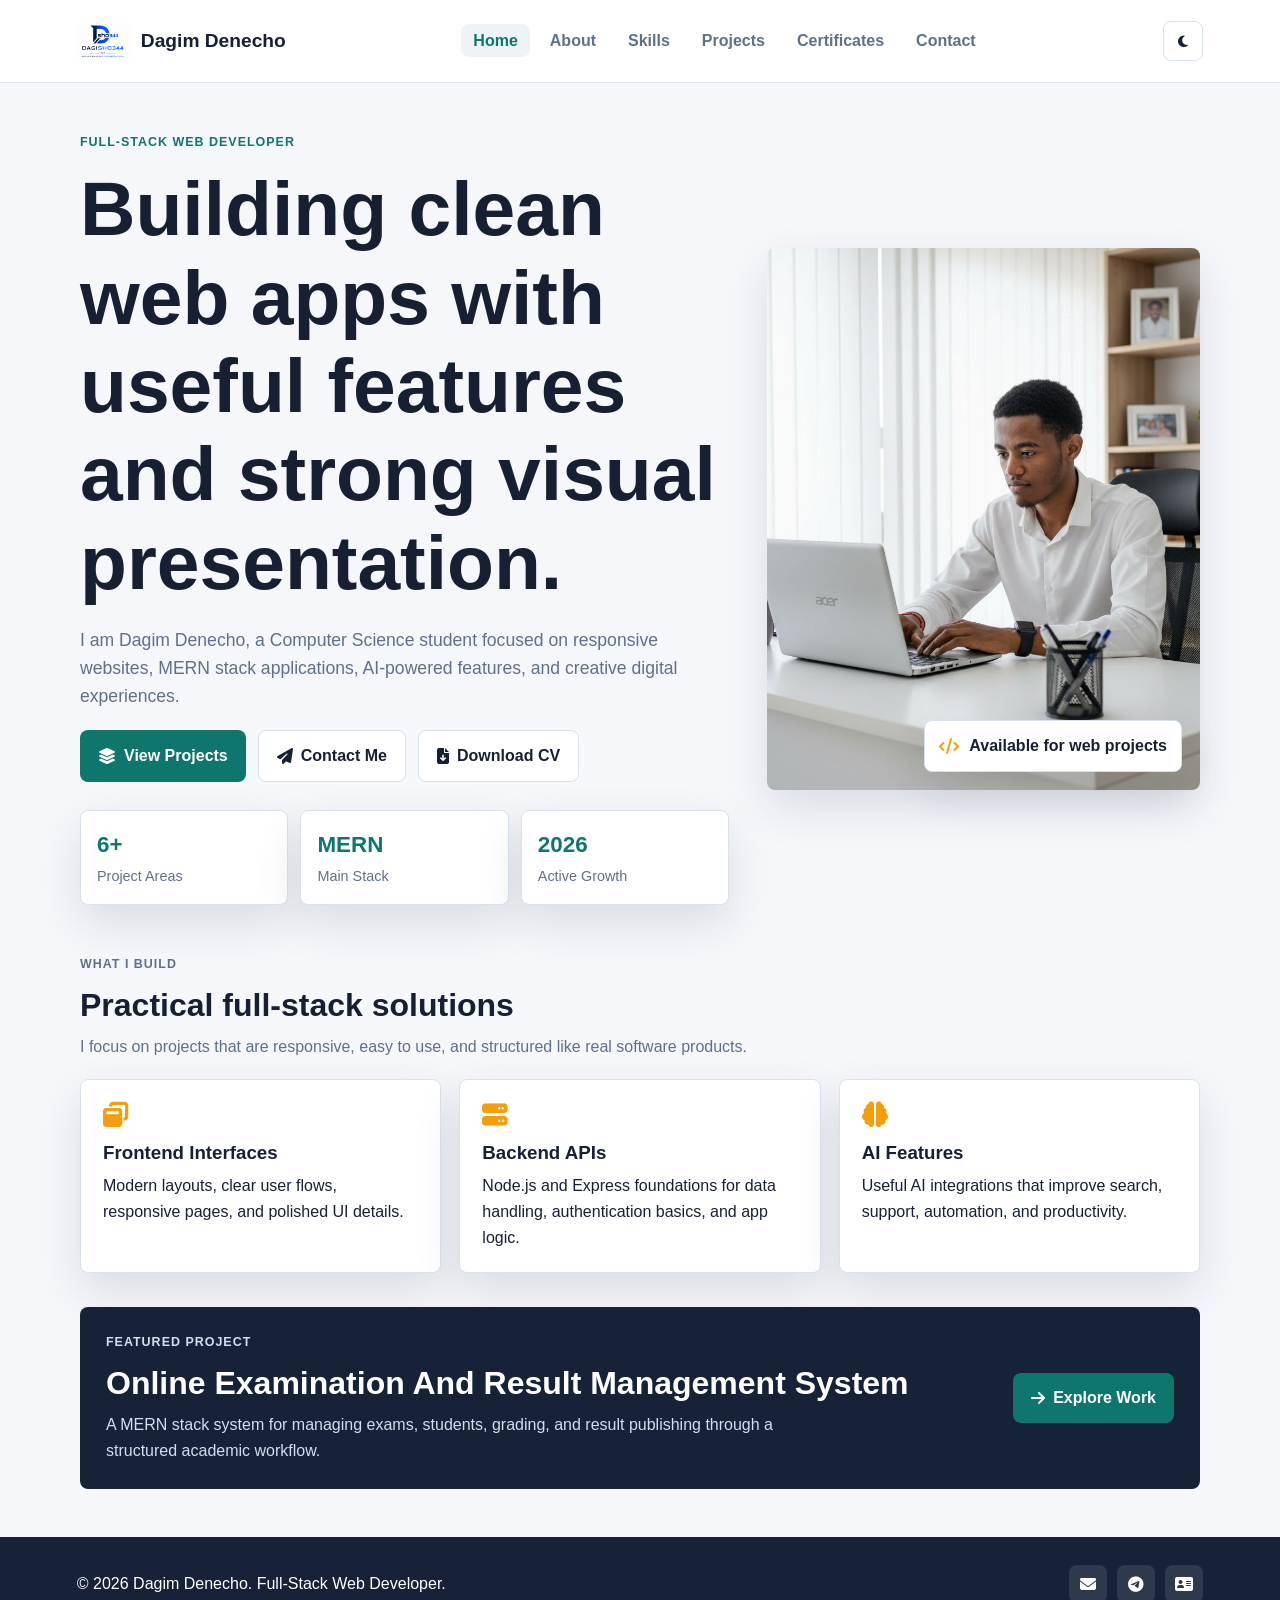
<file: index.html>
<!DOCTYPE html>
<html lang="en">
<head>
	<meta charset="utf-8">
	<meta name="viewport" content="width=device-width, initial-scale=1.0">
	<meta name="description" content="Portfolio of Dagim Denecho, a full-stack web developer building modern, responsive, AI-powered web applications.">
	<link rel="stylesheet" href="MYpersonal.css">
	<link rel="stylesheet" href="https://cdnjs.cloudflare.com/ajax/libs/font-awesome/6.5.0/css/all.min.css">
	<title>Dagim Denecho | Full-Stack Developer</title>
</head>
<body>
<header class="site-header">
	<a class="brand logo-brand" href="index.html"><img src="assets/dagi-logo.png" alt="Dagi Sho344 logo"><span class="brand-text">Dagim Denecho</span></a>
	<nav class="site-nav" aria-label="Main navigation">
		<button id="menu-toggle" class="icon-button" type="button" aria-label="Open menu"><i class="fa-solid fa-bars"></i></button>
		<ul>
			<li><a href="index.html" class="active">Home</a></li>
			<li><a href="about-me.html">About</a></li>
			<li><a href="skill.html">Skills</a></li>
			<li><a href="gallery.html">Projects</a></li>
			<li><a href="certificates.html">Certificates</a></li>
			<li><a href="contact.html">Contact</a></li>
		</ul>
	</nav>
	<button id="dark-mode" class="icon-button" type="button" aria-label="Toggle dark mode"><i class="fa-solid fa-moon"></i></button>
</header>

<main>
	<section class="hero-section">
		<div class="hero-copy reveal">
			<p class="eyebrow">Full-Stack Web Developer</p>
			<h1>Building clean web apps with useful features and strong visual presentation.</h1>
			<p class="hero-text">I am Dagim Denecho, a Computer Science student focused on responsive websites, MERN stack applications, AI-powered features, and creative digital experiences.</p>
			<div class="hero-actions">
				<a class="button primary" href="gallery.html"><i class="fa-solid fa-layer-group"></i> View Projects</a>
				<a class="button secondary" href="contact.html"><i class="fa-solid fa-paper-plane"></i> Contact Me</a>
				<a class="button secondary" href="Dagim_Denecho_CV.pdf" target="_blank" rel="noreferrer">
  <i class="fa-solid fa-file-arrow-down"></i> Download CV
</a>
			</div>
			<div class="stats-grid" aria-label="Portfolio highlights">
				<div><strong>6+</strong><span>Project Areas</span></div>
				<div><strong>MERN</strong><span>Main Stack</span></div>
				<div><strong>2026</strong><span>Active Growth</span></div>
			</div>
		</div>
		<div class="hero-visual reveal">
			<img src="dagi2.jpg" alt="Dagim Denecho profile portrait">
			<div class="status-card">
				<i class="fa-solid fa-code"></i>
				<span>Available for web projects</span>
			</div>
		</div>
	</section>

	<section class="section reveal">
		<div class="section-heading">
			<p class="eyebrow">What I Build</p>
			<h2>Practical full-stack solutions</h2>
			<p>I focus on projects that are responsive, easy to use, and structured like real software products.</p>
		</div>
		<div class="service-grid">
			<article class="service-card">
				<i class="fa-solid fa-window-restore"></i>
				<h3>Frontend Interfaces</h3>
				<p>Modern layouts, clear user flows, responsive pages, and polished UI details.</p>
			</article>
			<article class="service-card">
				<i class="fa-solid fa-server"></i>
				<h3>Backend APIs</h3>
				<p>Node.js and Express foundations for data handling, authentication basics, and app logic.</p>
			</article>
			<article class="service-card">
				<i class="fa-solid fa-brain"></i>
				<h3>AI Features</h3>
				<p>Useful AI integrations that improve search, support, automation, and productivity.</p>
			</article>
		</div>
	</section>

	<section class="section highlight-band reveal">
		<div>
			<p class="eyebrow">Featured Project</p>
			<h2>Online Examination And Result Management System</h2>
			<p>A MERN stack system for managing exams, students, grading, and result publishing through a structured academic workflow.</p>
		</div>
		<a class="button primary" href="gallery.html"><i class="fa-solid fa-arrow-right"></i> Explore Work</a>
	</section>
</main>

<footer class="site-footer">
	<p>&copy; 2026 Dagim Denecho. Full-Stack Web Developer.</p>
	<div class="social-links">
		<a href="mailto:dagimdanecho344@gmail.com" aria-label="Email"><i class="fa-solid fa-envelope"></i></a>
		<a href="https://t.me/dagisho344" target="_blank" rel="noreferrer" aria-label="Telegram"><i class="fab fa-telegram"></i></a>
		<a href="contact.html" aria-label="Contact"><i class="fa-solid fa-address-card"></i></a>
	</div>
</footer>

<script src="script.js"></script>
</body>
</html>
</file>
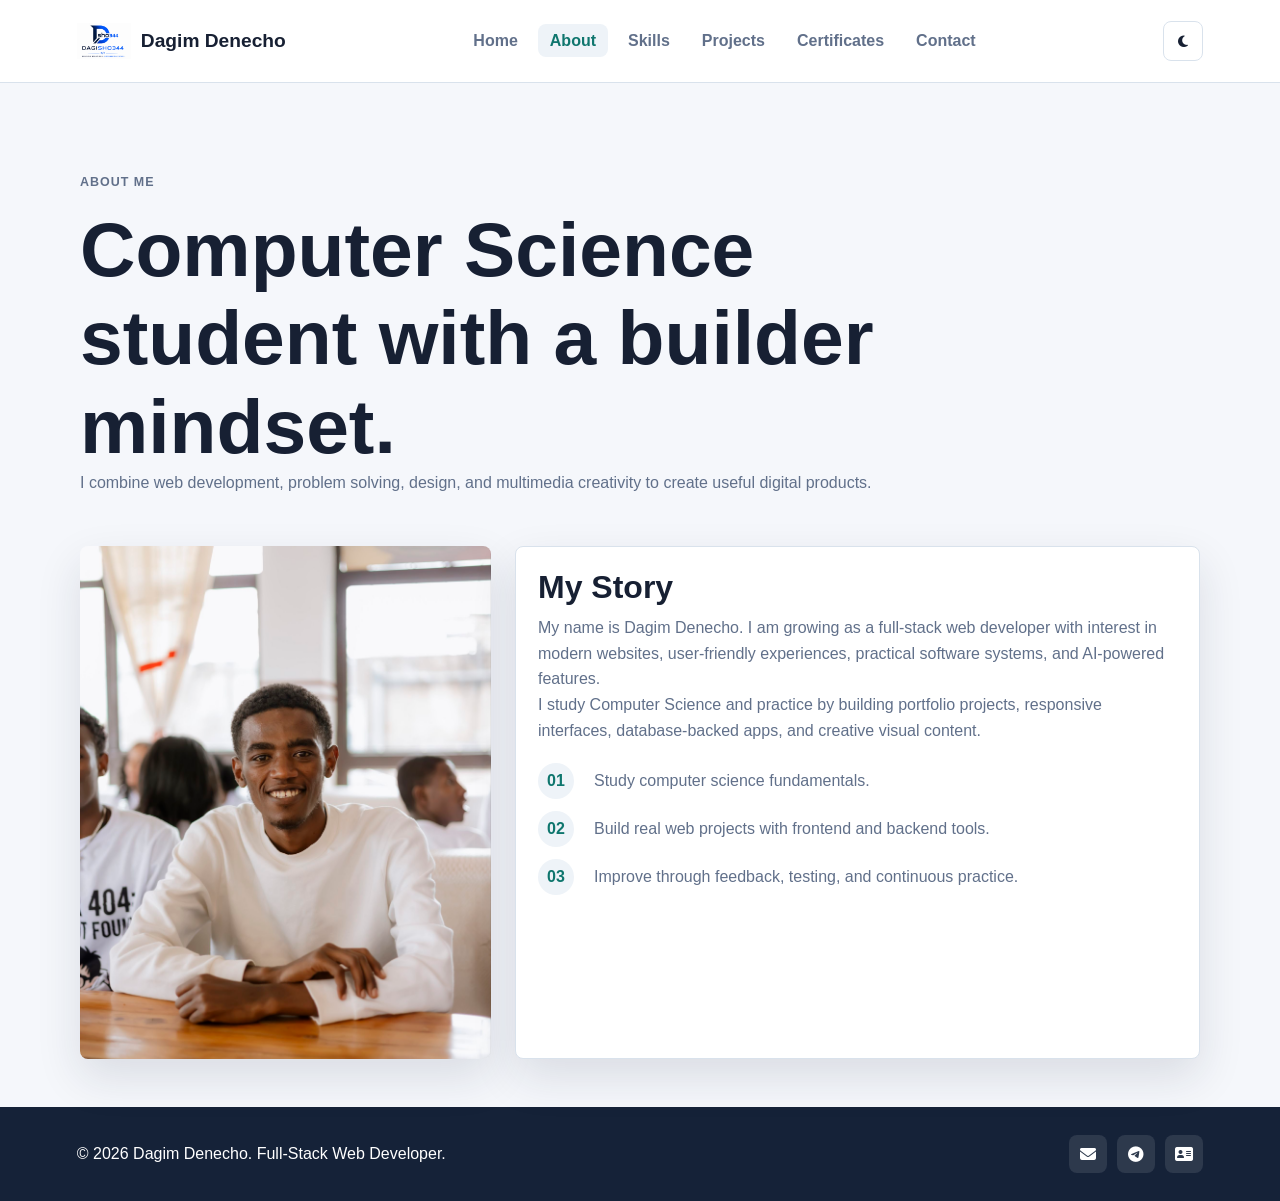
<file: about-me.html>
<!DOCTYPE html>
<html lang="en">
<head>
	<meta charset="utf-8">
	<meta name="viewport" content="width=device-width, initial-scale=1">
	<meta name="description" content="About Dagim Denecho, full-stack web developer and Computer Science student.">
	<link rel="stylesheet" href="MYpersonal.css">
	<link rel="stylesheet" href="https://cdnjs.cloudflare.com/ajax/libs/font-awesome/6.5.0/css/all.min.css">
	<title>About | Dagim Denecho</title>
</head>
<body>
<header class="site-header">
	<a class="brand logo-brand" href="index.html"><img src="assets/dagi-logo.png" alt="Dagi Sho344 logo"><span class="brand-text">Dagim Denecho</span></a>
	<nav class="site-nav" aria-label="Main navigation">
		<button id="menu-toggle" class="icon-button" type="button" aria-label="Open menu"><i class="fa-solid fa-bars"></i></button>
		<ul>
			<li><a href="index.html">Home</a></li>
			<li><a href="about-me.html" class="active">About</a></li>
			<li><a href="skill.html">Skills</a></li>
			<li><a href="gallery.html">Projects</a></li>
			<li><a href="certificates.html">Certificates</a></li>
			<li><a href="contact.html">Contact</a></li>
		</ul>
	</nav>
	<button id="dark-mode" class="icon-button" type="button" aria-label="Toggle dark mode"><i class="fa-solid fa-moon"></i></button>
</header>

<main>
	<section class="page-hero reveal">
		<p class="eyebrow">About Me</p>
		<h1>Computer Science student with a builder mindset.</h1>
		<p>I combine web development, problem solving, design, and multimedia creativity to create useful digital products.</p>
	</section>

	<section class="split-section reveal">
		<img class="profile-image" src="dagi4.jpg" alt="Dagim Denecho portrait">
		<div class="story-panel">
			<h2>My Story</h2>
			<p>My name is Dagim Denecho. I am growing as a full-stack web developer with interest in modern websites, user-friendly experiences, practical software systems, and AI-powered features.</p>
			<p>I study Computer Science and practice by building portfolio projects, responsive interfaces, database-backed apps, and creative visual content.</p>
			<div class="timeline">
				<div><span>01</span><p>Study computer science fundamentals.</p></div>
				<div><span>02</span><p>Build real web projects with frontend and backend tools.</p></div>
				<div><span>03</span><p>Improve through feedback, testing, and continuous practice.</p></div>
			</div>
		</div>
	</section>
</main>

<footer class="site-footer">
	<p>&copy; 2026 Dagim Denecho. Full-Stack Web Developer.</p>
	<div class="social-links">
		<a href="mailto:dagimdanecho344@gmail.com" aria-label="Email"><i class="fa-solid fa-envelope"></i></a>
		<a href="https://t.me/dagisho344" target="_blank" rel="noreferrer" aria-label="Telegram"><i class="fab fa-telegram"></i></a>
		<a href="contact.html" aria-label="Contact"><i class="fa-solid fa-address-card"></i></a>
	</div>
</footer>

<script src="script.js"></script>
</body>
</html>
</file>
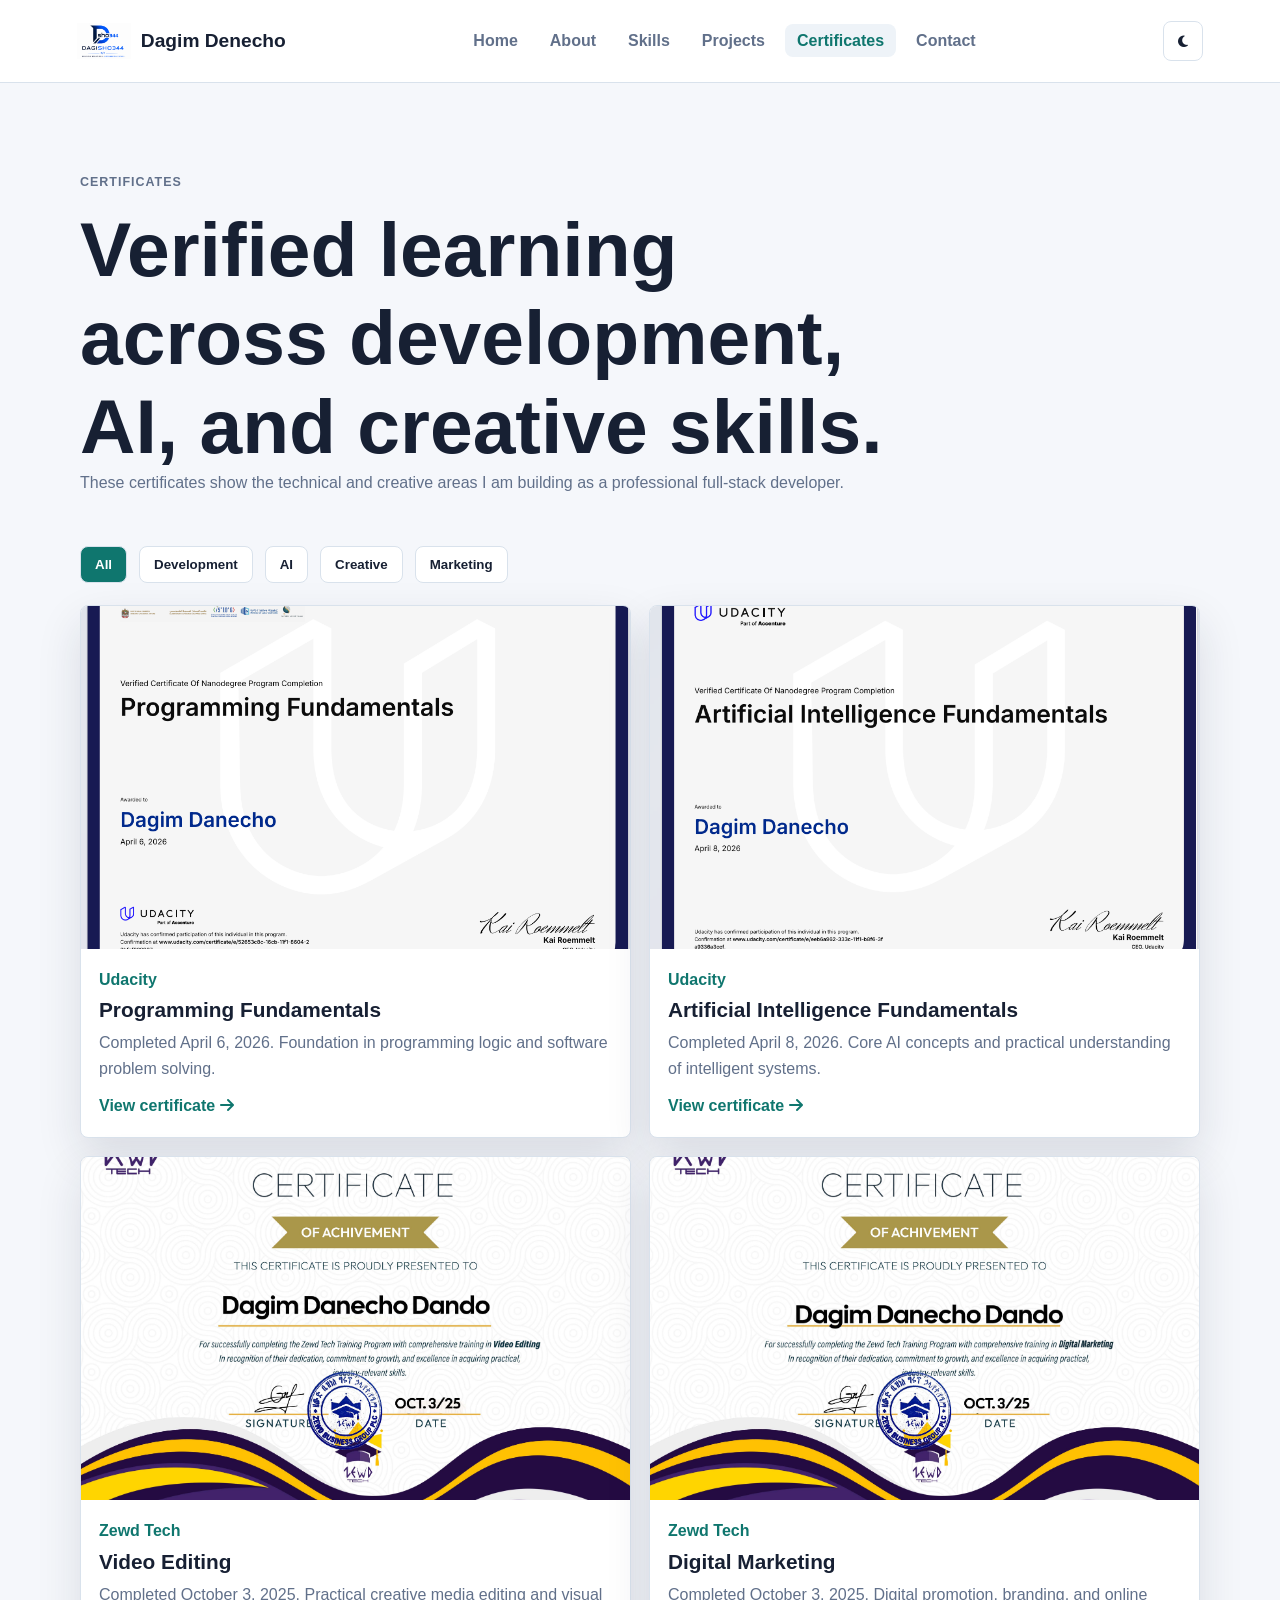
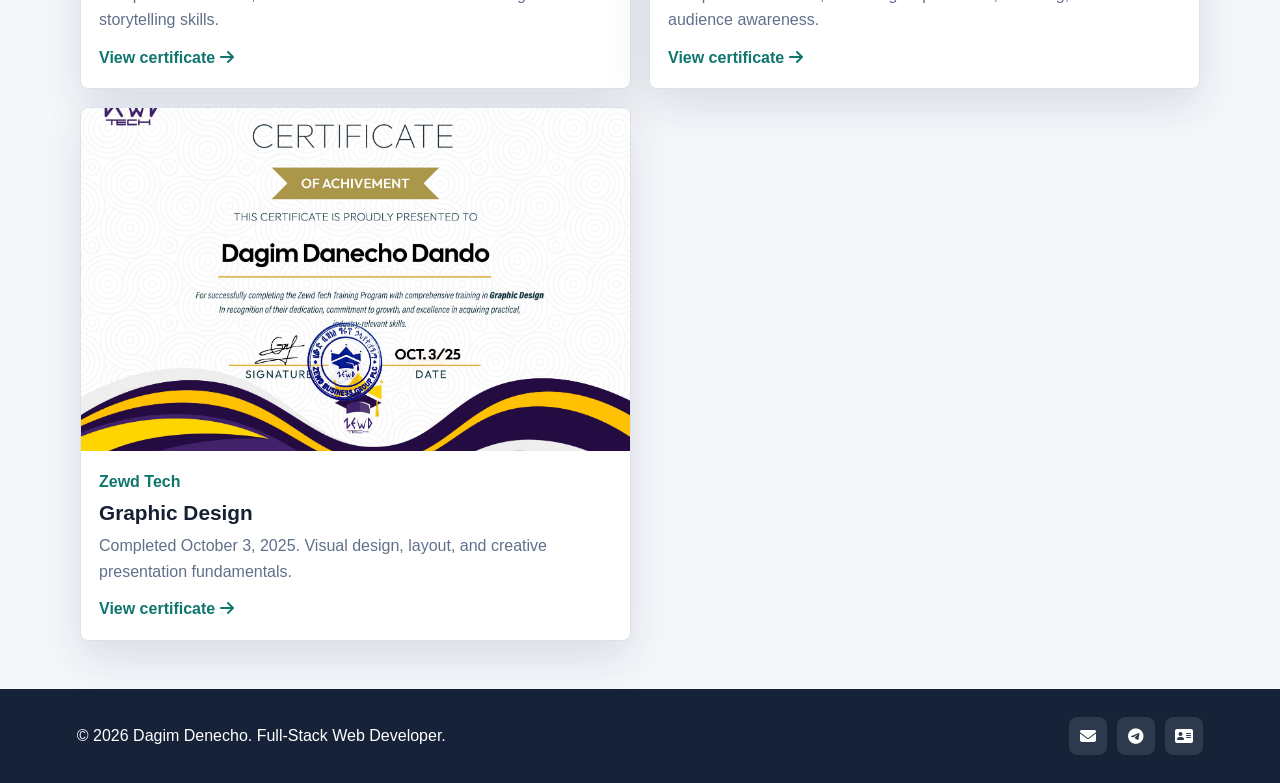
<file: certificates.html>
<!DOCTYPE html>
<html lang="en">
<head>
	<meta charset="utf-8">
	<meta name="viewport" content="width=device-width, initial-scale=1">
	<meta name="description" content="Certificates earned by Dagim Denecho in programming, AI, video editing, digital marketing, and graphic design.">
	<link rel="stylesheet" href="MYpersonal.css">
	<link rel="stylesheet" href="https://cdnjs.cloudflare.com/ajax/libs/font-awesome/6.5.0/css/all.min.css">
	<title>Certificates | Dagim Denecho</title>
</head>
<body>
<header class="site-header">
	<a class="brand logo-brand" href="index.html"><img src="assets/dagi-logo.png" alt="Dagi Sho344 logo"><span class="brand-text">Dagim Denecho</span></a>
	<nav class="site-nav" aria-label="Main navigation">
		<button id="menu-toggle" class="icon-button" type="button" aria-label="Open menu"><i class="fa-solid fa-bars"></i></button>
		<ul>
			<li><a href="index.html">Home</a></li>
			<li><a href="about-me.html">About</a></li>
			<li><a href="skill.html">Skills</a></li>
			<li><a href="gallery.html">Projects</a></li>
			<li><a href="certificates.html" class="active">Certificates</a></li>
			<li><a href="contact.html">Contact</a></li>
		</ul>
	</nav>
	<button id="dark-mode" class="icon-button" type="button" aria-label="Toggle dark mode"><i class="fa-solid fa-moon"></i></button>
</header>

<main>
	<section class="page-hero reveal">
		<p class="eyebrow">Certificates</p>
		<h1>Verified learning across development, AI, and creative skills.</h1>
		<p>These certificates show the technical and creative areas I am building as a professional full-stack developer.</p>
	</section>

	<section class="certificate-controls reveal" aria-label="Certificate filters">
		<button class="filter-btn active" type="button" data-filter="all">All</button>
		<button class="filter-btn" type="button" data-filter="development">Development</button>
		<button class="filter-btn" type="button" data-filter="ai">AI</button>
		<button class="filter-btn" type="button" data-filter="creative">Creative</button>
		<button class="filter-btn" type="button" data-filter="marketing">Marketing</button>
	</section>

	<section class="certificate-grid reveal">
		<article class="certificate-card" data-category="development">
			<a class="certificate-image" href="assets/certificate-programming-fundamentals.png" target="_blank" rel="noreferrer"><img src="assets/certificate-programming-fundamentals.png" alt="Programming Fundamentals certificate from Udacity"></a>
			<div class="certificate-body"><p class="project-type">Udacity</p><h2>Programming Fundamentals</h2><p>Completed April 6, 2026. Foundation in programming logic and software problem solving.</p><a class="text-link" href="assets/certificate-programming-fundamentals.png" target="_blank" rel="noreferrer">View certificate <i class="fa-solid fa-arrow-right"></i></a></div>
		</article>
		<article class="certificate-card" data-category="ai">
			<a class="certificate-image" href="assets/certificate-ai-fundamentals.png" target="_blank" rel="noreferrer"><img src="assets/certificate-ai-fundamentals.png" alt="Artificial Intelligence Fundamentals certificate from Udacity"></a>
			<div class="certificate-body"><p class="project-type">Udacity</p><h2>Artificial Intelligence Fundamentals</h2><p>Completed April 8, 2026. Core AI concepts and practical understanding of intelligent systems.</p><a class="text-link" href="assets/certificate-ai-fundamentals.png" target="_blank" rel="noreferrer">View certificate <i class="fa-solid fa-arrow-right"></i></a></div>
		</article>
		<article class="certificate-card" data-category="creative">
			<a class="certificate-image" href="assets/certificate-video-editing.jpg" target="_blank" rel="noreferrer"><img src="assets/certificate-video-editing.jpg" alt="Video Editing certificate from Zewd Tech"></a>
			<div class="certificate-body"><p class="project-type">Zewd Tech</p><h2>Video Editing</h2><p>Completed October 3, 2025. Practical creative media editing and visual storytelling skills.</p><a class="text-link" href="assets/certificate-video-editing.jpg" target="_blank" rel="noreferrer">View certificate <i class="fa-solid fa-arrow-right"></i></a></div>
		</article>
		<article class="certificate-card" data-category="marketing">
			<a class="certificate-image" href="assets/certificate-digital-marketing.jpg" target="_blank" rel="noreferrer"><img src="assets/certificate-digital-marketing.jpg" alt="Digital Marketing certificate from Zewd Tech"></a>
			<div class="certificate-body"><p class="project-type">Zewd Tech</p><h2>Digital Marketing</h2><p>Completed October 3, 2025. Digital promotion, branding, and online audience awareness.</p><a class="text-link" href="assets/certificate-digital-marketing.jpg" target="_blank" rel="noreferrer">View certificate <i class="fa-solid fa-arrow-right"></i></a></div>
		</article>
		<article class="certificate-card" data-category="creative">
			<a class="certificate-image" href="assets/certificate-graphic-design.jpg" target="_blank" rel="noreferrer"><img src="assets/certificate-graphic-design.jpg" alt="Graphic Design certificate from Zewd Tech"></a>
			<div class="certificate-body"><p class="project-type">Zewd Tech</p><h2>Graphic Design</h2><p>Completed October 3, 2025. Visual design, layout, and creative presentation fundamentals.</p><a class="text-link" href="assets/certificate-graphic-design.jpg" target="_blank" rel="noreferrer">View certificate <i class="fa-solid fa-arrow-right"></i></a></div>
		</article>
	</section>
</main>

<footer class="site-footer">
	<p>&copy; 2026 Dagim Denecho. Full-Stack Web Developer.</p>
	<div class="social-links">
		<a href="mailto:dagimdanecho344@gmail.com" aria-label="Email"><i class="fa-solid fa-envelope"></i></a>
		<a href="https://t.me/dagisho344" target="_blank" rel="noreferrer" aria-label="Telegram"><i class="fab fa-telegram"></i></a>
		<a href="contact.html" aria-label="Contact"><i class="fa-solid fa-address-card"></i></a>
	</div>
</footer>

<script src="script.js"></script>
</body>
</html>
</file>
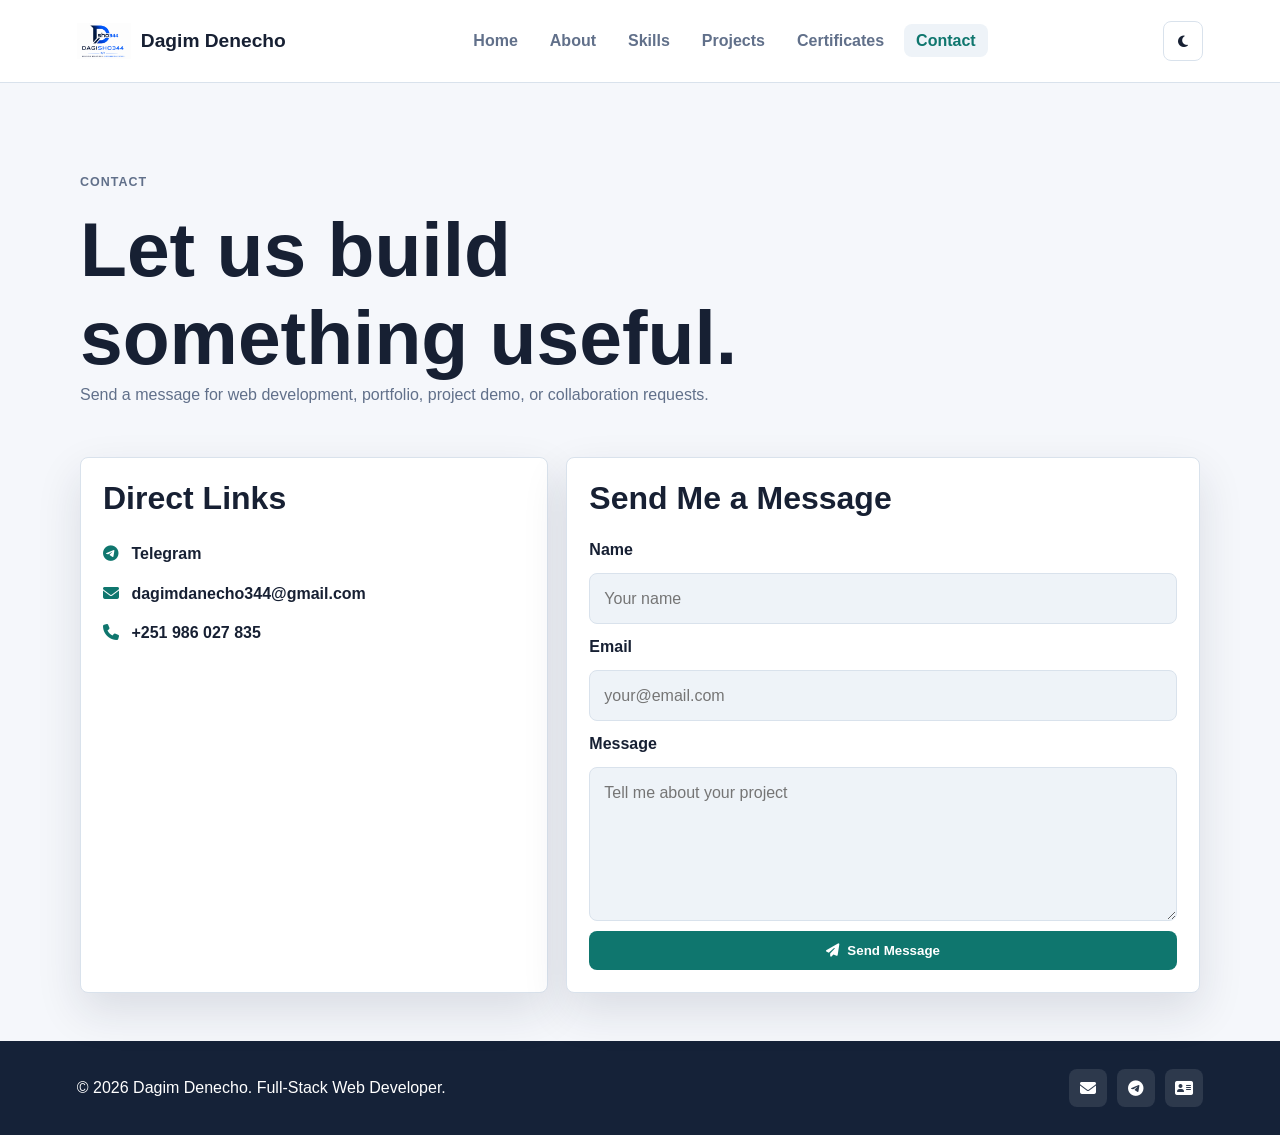
<file: contact.html>
<!DOCTYPE html>
<html lang="en">
<head>
	<meta charset="utf-8">
	<meta name="viewport" content="width=device-width, initial-scale=1">
	<meta name="description" content="Contact Dagim Denecho for full-stack web development work.">
	<link rel="stylesheet" href="MYpersonal.css">
	<link rel="stylesheet" href="https://cdnjs.cloudflare.com/ajax/libs/font-awesome/6.5.0/css/all.min.css">
	<title>Contact | Dagim Denecho</title>
</head>
<body>
<header class="site-header">
	<a class="brand logo-brand" href="index.html"><img src="assets/dagi-logo.png" alt="Dagi Sho344 logo"><span class="brand-text">Dagim Denecho</span></a>
	<nav class="site-nav" aria-label="Main navigation">
		<button id="menu-toggle" class="icon-button" type="button" aria-label="Open menu"><i class="fa-solid fa-bars"></i></button>
		<ul>
			<li><a href="index.html">Home</a></li>
			<li><a href="about-me.html">About</a></li>
			<li><a href="skill.html">Skills</a></li>
			<li><a href="gallery.html">Projects</a></li>
			<li><a href="certificates.html">Certificates</a></li>
			<li><a href="contact.html" class="active">Contact</a></li>
		</ul>
	</nav>
	<button id="dark-mode" class="icon-button" type="button" aria-label="Toggle dark mode"><i class="fa-solid fa-moon"></i></button>
</header>

<main>
	<section class="page-hero reveal">
		<p class="eyebrow">Contact</p>
		<h1>Let us build something useful.</h1>
		<p>Send a message for web development, portfolio, project demo, or collaboration requests.</p>
	</section>

	<section class="contact-layout reveal">
		<div class="contact-card">
			<h2>Direct Links</h2>
			<a href="https://t.me/dagisho344" target="_blank" rel="noreferrer"><i class="fab fa-telegram"></i> Telegram</a>
			<a href="mailto:dagimdanecho344@gmail.com"><i class="fa-solid fa-envelope"></i> dagimdanecho344@gmail.com</a>
			<a href="tel:+251986027835"><i class="fa-solid fa-phone"></i> +251 986 027 835</a>
		</div>
		<form class="contact-form" action="https://formspree.io/f/xeevpelv" method="POST">
			<h2>Send Me a Message</h2>
			<label for="name">Name</label>
			<input id="name" type="text" name="name" placeholder="Your name" required>
			<label for="email">Email</label>
			<input id="email" type="email" name="email" placeholder="your@email.com" required>
			<label for="message">Message</label>
			<textarea id="message" name="message" placeholder="Tell me about your project" rows="5" required></textarea>
			<button class="button primary" type="submit"><i class="fa-solid fa-paper-plane"></i> Send Message</button>
		</form>
	</section>
</main>

<footer class="site-footer">
	<p>&copy; 2026 Dagim Denecho. Full-Stack Web Developer.</p>
	<div class="social-links">
		<a href="mailto:dagimdanecho344@gmail.com" aria-label="Email"><i class="fa-solid fa-envelope"></i></a>
		<a href="https://t.me/dagisho344" target="_blank" rel="noreferrer" aria-label="Telegram"><i class="fab fa-telegram"></i></a>
		<a href="contact.html" aria-label="Contact"><i class="fa-solid fa-address-card"></i></a>
	</div>
</footer>

<script src="script.js"></script>
</body>
</html>
</file>
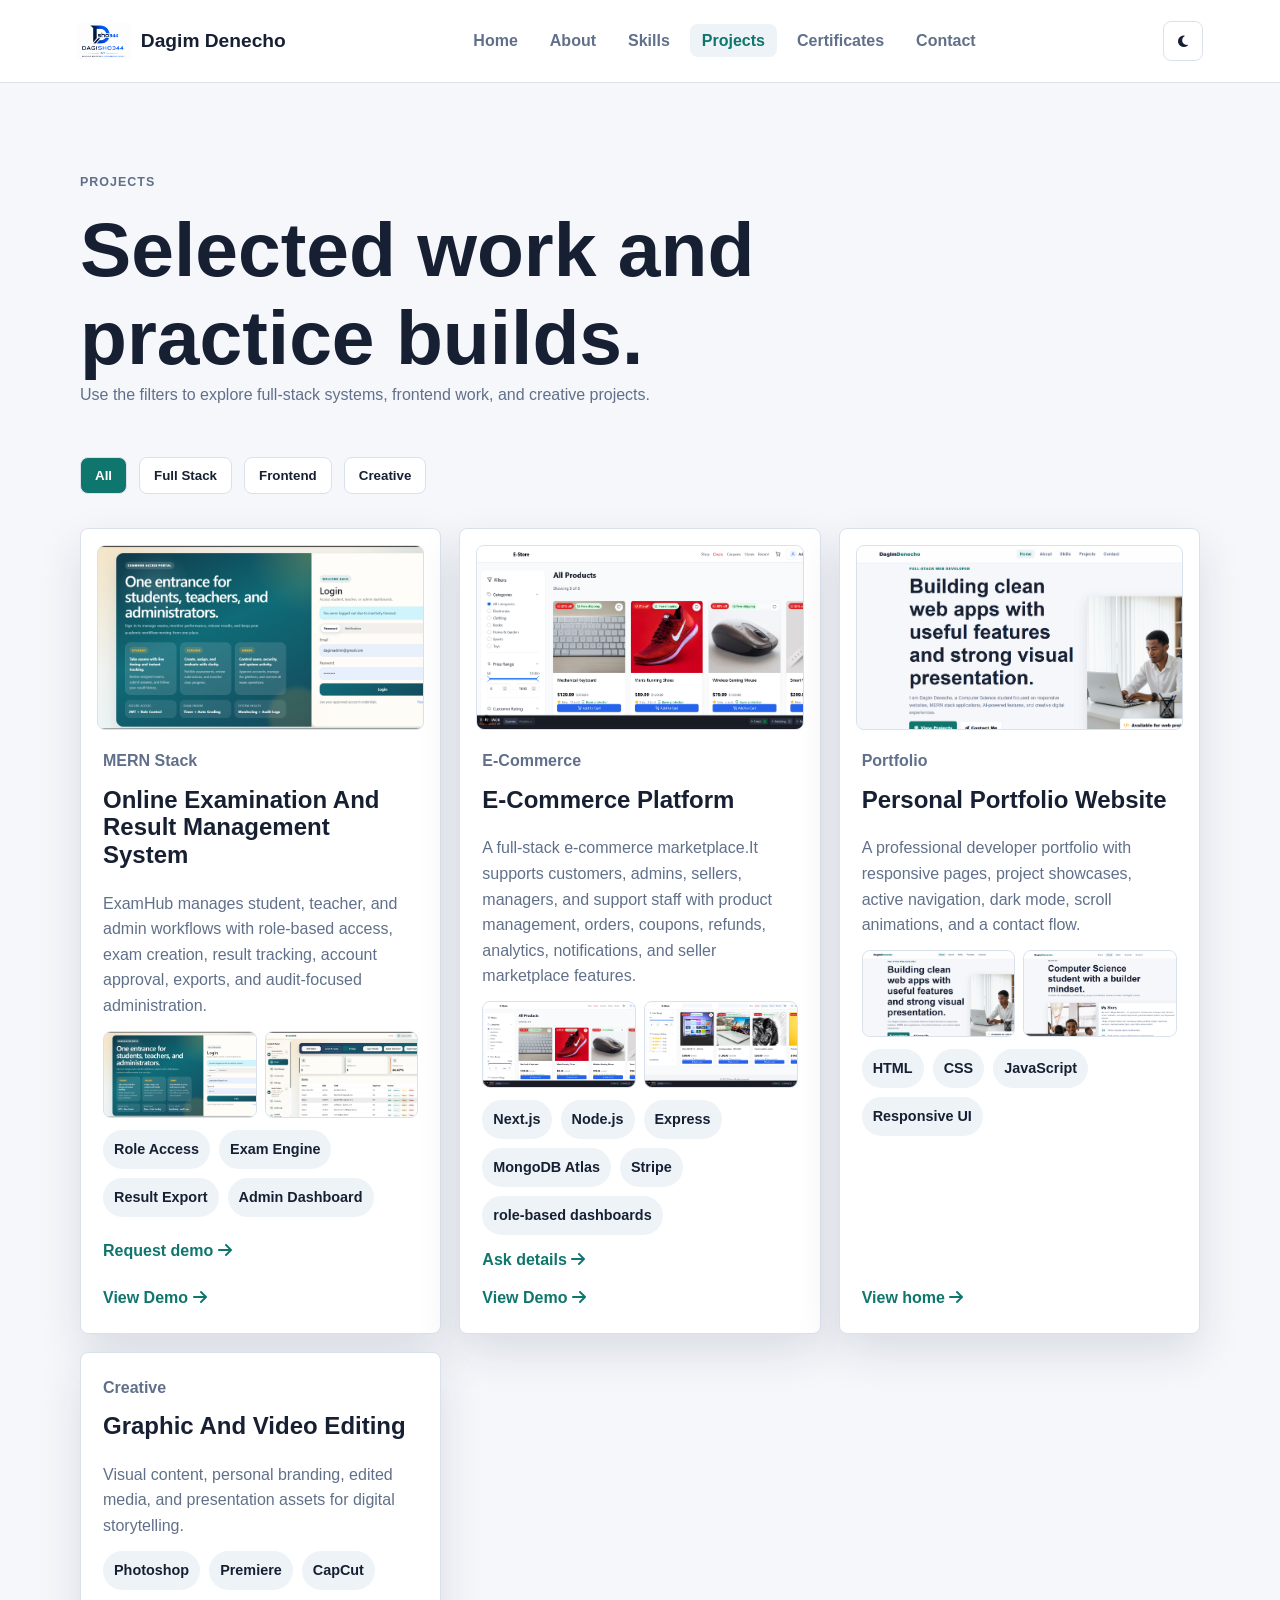
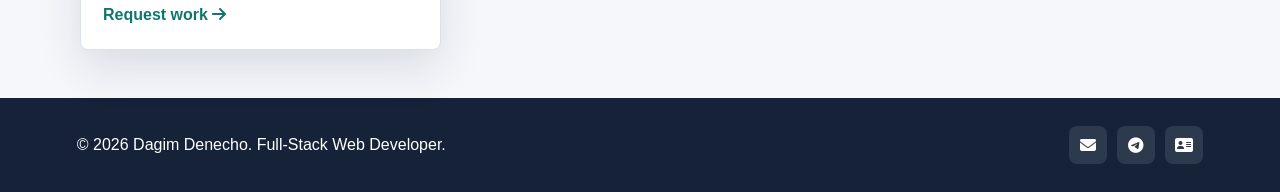
<file: gallery.html>
<!DOCTYPE html>
<html lang="en">
<head>
	<meta charset="utf-8">
	<meta name="viewport" content="width=device-width, initial-scale=1">
	<meta name="description" content="Projects by Dagim Denecho, full-stack web developer.">
	<link rel="stylesheet" href="MYpersonal.css">
	<link rel="stylesheet" href="https://cdnjs.cloudflare.com/ajax/libs/font-awesome/6.5.0/css/all.min.css">
	<title>Projects | Dagim Denecho</title>
</head>
<body>
<header class="site-header">
	<a class="brand logo-brand" href="index.html"><img src="assets/dagi-logo.png" alt="" onerror="this.style.display='none'"><span class="brand-text">Dagim Denecho</span></a>
	<nav class="site-nav" aria-label="Main navigation">
		<button id="menu-toggle" class="icon-button" type="button" aria-label="Open menu"><i class="fa-solid fa-bars"></i></button>
		<ul>
			<li><a href="index.html">Home</a></li>
			<li><a href="about-me.html">About</a></li>
			<li><a href="skill.html">Skills</a></li>
			<li><a href="gallery.html" class="active">Projects</a></li>
			<li><a href="certificates.html">Certificates</a></li>
			<li><a href="contact.html">Contact</a></li>
		</ul>
	</nav>
	<button id="dark-mode" class="icon-button" type="button" aria-label="Toggle dark mode"><i class="fa-solid fa-moon"></i></button>
</header>

<main>
	<section class="page-hero reveal">
		<p class="eyebrow">Projects</p>
		<h1>Selected work and practice builds.</h1>
		<p>Use the filters to explore full-stack systems, frontend work, and creative projects.</p>
	</section>

	<section class="project-controls reveal" aria-label="Project filters">
		<button class="filter-btn active" type="button" data-filter="all">All</button>
		<button class="filter-btn" type="button" data-filter="fullstack">Full Stack</button>
		<button class="filter-btn" type="button" data-filter="frontend">Frontend</button>
		<button class="filter-btn" type="button" data-filter="creative">Creative</button>
	</section>

	<section class="project-grid reveal">
		<article class="project-card featured-project" data-category="fullstack">
			<a class="project-shot" href="assets/examhub-login.png" target="_blank" rel="noreferrer" aria-label="Open ExamHub login screenshot">
				<img src="assets/examhub-login.png" alt="ExamHub login page for students, teachers, and administrators">
			</a>
			<p class="project-type">MERN Stack</p>
			<h2>Online Examination And Result Management System</h2>
			<p>ExamHub manages student, teacher, and admin workflows with role-based access, exam creation, result tracking, account approval, exports, and audit-focused administration.</p>
			<div class="screenshot-strip">
				<a href="assets/examhub-login.png" target="_blank" rel="noreferrer"><img src="assets/examhub-login.png" alt="ExamHub login screen preview"></a>
				<a href="assets/examhub-admin.png" target="_blank" rel="noreferrer"><img src="assets/examhub-admin.png" alt="ExamHub admin dashboard preview"></a>
			</div>
			<div class="chip-list"><span>Role Access</span><span>Exam Engine</span><span>Result Export</span><span>Admin Dashboard</span></div>
			<a class="text-link" href="contact.html">Request demo <i class="fa-solid fa-arrow-right"></i></a>
			<a class="text-link" href="https://online-exam-system-kappa.vercel.app">View Demo <i class="fa-solid fa-arrow-right"></i></a>
		</article>
		<article class="project-card featured-project" data-category="fullstack">
			<a class="project-shot" href="assets/ecommerce-products.png" target="_blank" rel="noreferrer" aria-label="Open E-Commerce products screenshot">
				<img src="assets/ecommerce-products.png" alt="E-Commerce platform products page with filters and product cards">
			</a>
			<p class="project-type">E-Commerce</p>
			<h2>E-Commerce Platform</h2>
			<p>A full-stack e-commerce marketplace.It supports customers, admins, sellers, managers, and support staff with product management, orders, coupons, refunds, analytics, notifications, and seller marketplace features.</p>
			<div class="screenshot-strip">
				<a href="assets/ecommerce-products.png" target="_blank" rel="noreferrer"><img src="assets/ecommerce-products.png" alt="All products screen preview"></a>
				<a href="assets/ecommerce-deals.png" target="_blank" rel="noreferrer"><img src="assets/ecommerce-deals.png" alt="Deals screen preview"></a>
			</div>
			<div class="chip-list"><span>Next.js</span><span>Node.js</span><span>Express</span><span>MongoDB Atlas</span><span>Stripe</span><span>role-based dashboards</span></div>
			<a class="text-link" href="contact.html">Ask details <i class="fa-solid fa-arrow-right"></i></a>
			<a class="text-link" href="https://ecommerce-platform-ee3y-dagisho.vercel.app"> View Demo <i class="fa-solid fa-arrow-right"></i></a>
		</article>
		<article class="project-card featured-project" data-category="frontend">
			<a class="project-shot" href="assets/portfolio-home.png" target="_blank" rel="noreferrer" aria-label="Open portfolio home screenshot">
				<img src="assets/portfolio-home.png" alt="Dagim Denecho portfolio homepage screenshot">
			</a>
			<p class="project-type">Portfolio</p>
			<h2>Personal Portfolio Website</h2>
			<p>A professional developer portfolio with responsive pages, project showcases, active navigation, dark mode, scroll animations, and a contact flow.</p>
			<div class="screenshot-strip">
				<a href="assets/portfolio-home.png" target="_blank" rel="noreferrer"><img src="assets/portfolio-home.png" alt="Portfolio home page preview"></a>
				<a href="assets/portfolio-about.png" target="_blank" rel="noreferrer"><img src="assets/portfolio-about.png" alt="Portfolio about page preview"></a>
			</div>
			<div class="chip-list"><span>HTML</span><span>CSS</span><span>JavaScript</span><span>Responsive UI</span></div>
			<a class="text-link" href="index.html">View home <i class="fa-solid fa-arrow-right"></i></a>
		</article>
		<article class="project-card" data-category="creative">
			<p class="project-type">Creative</p>
			<h2>Graphic And Video Editing</h2>
			<p>Visual content, personal branding, edited media, and presentation assets for digital storytelling.</p>
			<div class="chip-list"><span>Photoshop</span><span>Premiere</span><span>CapCut</span></div>
			<a class="text-link" href="contact.html">Request work <i class="fa-solid fa-arrow-right"></i></a>
		</article>
	</section>
</main>

<footer class="site-footer">
	<p>&copy; 2026 Dagim Denecho. Full-Stack Web Developer.</p>
	<div class="social-links">
		<a href="mailto:dagimdanecho344@gmail.com" aria-label="Email"><i class="fa-solid fa-envelope"></i></a>
		<a href="https://t.me/dagisho344" target="_blank" rel="noreferrer" aria-label="Telegram"><i class="fab fa-telegram"></i></a>
		<a href="contact.html" aria-label="Contact"><i class="fa-solid fa-address-card"></i></a>
	</div>
</footer>

<script src="script.js"></script>
</body>
</html>
</file>
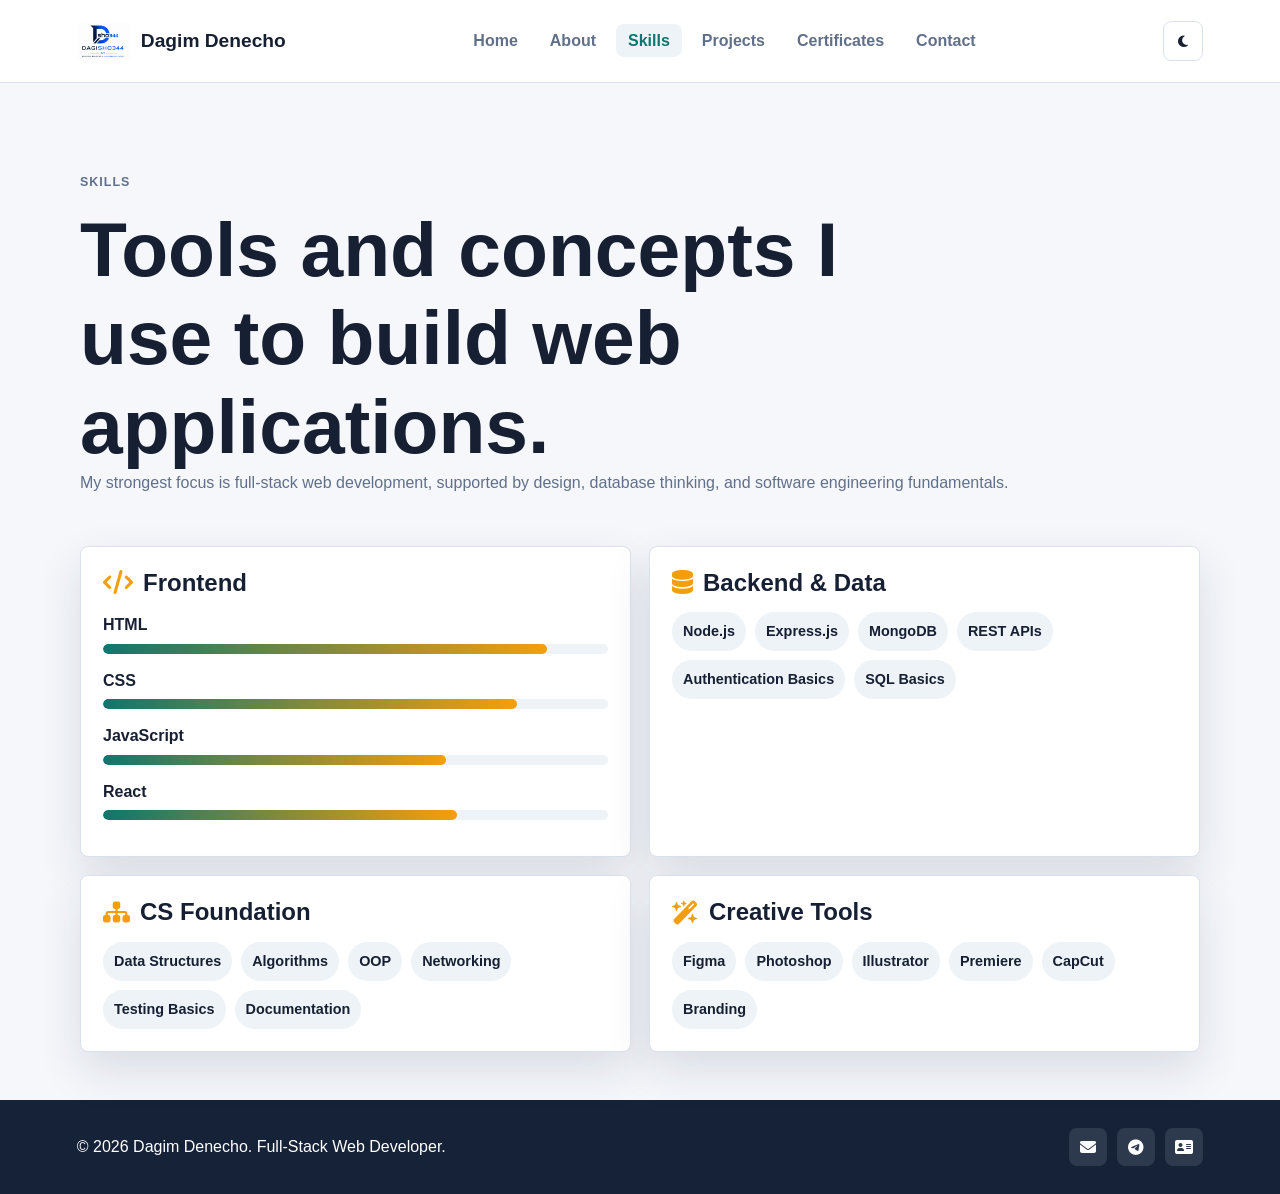
<file: skill.html>
<!DOCTYPE html>
<html lang="en">
<head>
	<meta charset="utf-8">
	<meta name="viewport" content="width=device-width, initial-scale=1">
	<meta name="description" content="Full-stack web development skills of Dagim Denecho.">
	<link rel="stylesheet" href="MYpersonal.css">
	<link rel="stylesheet" href="https://cdnjs.cloudflare.com/ajax/libs/font-awesome/6.5.0/css/all.min.css">
	<title>Skills | Dagim Denecho</title>
</head>
<body>
<header class="site-header">
	<a class="brand logo-brand" href="index.html"><img src="assets/dagi-logo.png" alt="Dagi Sho344 logo"><span class="brand-text">Dagim Denecho</span></a>
	<nav class="site-nav" aria-label="Main navigation">
		<button id="menu-toggle" class="icon-button" type="button" aria-label="Open menu"><i class="fa-solid fa-bars"></i></button>
		<ul>
			<li><a href="index.html">Home</a></li>
			<li><a href="about-me.html">About</a></li>
			<li><a href="skill.html" class="active">Skills</a></li>
			<li><a href="gallery.html">Projects</a></li>
			<li><a href="certificates.html">Certificates</a></li>
			<li><a href="contact.html">Contact</a></li>
		</ul>
	</nav>
	<button id="dark-mode" class="icon-button" type="button" aria-label="Toggle dark mode"><i class="fa-solid fa-moon"></i></button>
</header>

<main>
	<section class="page-hero reveal">
		<p class="eyebrow">Skills</p>
		<h1>Tools and concepts I use to build web applications.</h1>
		<p>My strongest focus is full-stack web development, supported by design, database thinking, and software engineering fundamentals.</p>
	</section>

	<section class="skills-layout reveal">
		<article class="skill-panel">
			<h2><i class="fa-solid fa-code"></i> Frontend</h2>
			<div class="meter"><span>HTML</span><div><b style="width: 88%"></b></div></div>
			<div class="meter"><span>CSS</span><div><b style="width: 82%"></b></div></div>
			<div class="meter"><span>JavaScript</span><div><b style="width: 68%"></b></div></div>
			<div class="meter"><span>React</span><div><b style="width: 70%"></b></div></div>
		</article>
		<article class="skill-panel">
			<h2><i class="fa-solid fa-database"></i> Backend & Data</h2>
			<div class="chip-list"><span>Node.js</span><span>Express.js</span><span>MongoDB</span><span>REST APIs</span><span>Authentication Basics</span><span>SQL Basics</span></div>
		</article>
		<article class="skill-panel">
			<h2><i class="fa-solid fa-sitemap"></i> CS Foundation</h2>
			<div class="chip-list"><span>Data Structures</span><span>Algorithms</span><span>OOP</span><span>Networking</span><span>Testing Basics</span><span>Documentation</span></div>
		</article>
		<article class="skill-panel">
			<h2><i class="fa-solid fa-wand-magic-sparkles"></i> Creative Tools</h2>
			<div class="chip-list"><span>Figma</span><span>Photoshop</span><span>Illustrator</span><span>Premiere</span><span>CapCut</span><span>Branding</span></div>
		</article>
	</section>
</main>

<footer class="site-footer">
	<p>&copy; 2026 Dagim Denecho. Full-Stack Web Developer.</p>
	<div class="social-links">
		<a href="mailto:dagimdanecho344@gmail.com" aria-label="Email"><i class="fa-solid fa-envelope"></i></a>
		<a href="https://t.me/dagisho344" target="_blank" rel="noreferrer" aria-label="Telegram"><i class="fab fa-telegram"></i></a>
		<a href="contact.html" aria-label="Contact"><i class="fa-solid fa-address-card"></i></a>
	</div>
</footer>

<script src="script.js"></script>
</body>
</html>
</file>
<file: MYpersonal.css>
:root {
	--bg: #f5f7fb;
	--surface: #ffffff;
	--surface-soft: #eef3f8;
	--text: #172033;
	--muted: #61708a;
	--primary: #0f766e;
	--primary-dark: #0b5f59;
	--accent: #f59e0b;
	--navy: #152238;
	--border: #d9e2ec;
	--shadow: 0 18px 45px rgba(21, 34, 56, 0.12);
}

* {
	box-sizing: border-box;
	margin: 0;
	padding: 0;
}

body {
	background: var(--bg);
	color: var(--text);
	font-family: Arial, Helvetica, sans-serif;
	line-height: 1.6;
	transition: background-color 0.25s, color 0.25s;
}

body.dark-mode {
	--bg: #111827;
	--surface: #182233;
	--surface-soft: #223047;
	--text: #f8fafc;
	--muted: #bac5d6;
	--border: #334155;
	--shadow: 0 18px 45px rgba(0, 0, 0, 0.28);
}

img {
	max-width: 100%;
	display: block;
}

.site-header {
	position: sticky;
	top: 0;
	z-index: 100;
	display: flex;
	align-items: center;
	justify-content: space-between;
	gap: 16px;
	padding: 14px 6vw;
	background: color-mix(in srgb, var(--surface) 92%, transparent);
	border-bottom: 1px solid var(--border);
	backdrop-filter: blur(14px);
}

.brand {
	color: var(--text);
	font-size: 1.2rem;
	font-weight: 800;
	text-decoration: none;
}

.brand span {
	color: var(--primary);
}

.site-nav ul {
	display: flex;
	align-items: center;
	gap: 8px;
	list-style: none;
}

.site-nav a {
	color: var(--muted);
	text-decoration: none;
	font-weight: 700;
	padding: 8px 12px;
	border-radius: 8px;
	transition: background-color 0.2s, color 0.2s;
}

.site-nav a:hover,
.site-nav a.active {
	background: var(--surface-soft);
	color: var(--primary);
}

.icon-button {
	width: 40px;
	height: 40px;
	border: 1px solid var(--border);
	border-radius: 8px;
	background: var(--surface);
	color: var(--text);
	cursor: pointer;
}

#menu-toggle {
	display: none;
}

main {
	width: min(1120px, 88vw);
	margin: 0 auto;
}

.hero-section,
.page-hero,
.section,
.split-section,
.skills-layout,
.project-grid,
.contact-layout {
	margin: 34px 0;
}

.hero-section {
	display: grid;
	grid-template-columns: 1.2fr 0.8fr;
	gap: 38px;
	align-items: center;
	min-height: calc(100vh - 96px);
}

.eyebrow {
	color: var(--primary);
	font-weight: 800;
	letter-spacing: 0.08em;
	text-transform: uppercase;
	font-size: 0.78rem;
	margin-bottom: 12px;
}

h1,
h2,
h3 {
	line-height: 1.15;
}

.hero-copy h1,
.page-hero h1 {
	font-size: clamp(2.3rem, 6vw, 4.8rem);
	max-width: 820px;
}

.hero-text,
.page-hero p,
.section-heading p,
.highlight-band p,
.story-panel p,
.project-card p {
	color: var(--muted);
}

.hero-text {
	font-size: 1.1rem;
	max-width: 680px;
	margin: 20px 0;
}

.hero-actions,
.project-controls {
	display: flex;
	flex-wrap: wrap;
	gap: 12px;
}

.button,
.filter-btn,
.text-link {
	border: 0;
	border-radius: 8px;
	font-weight: 800;
	text-decoration: none;
	cursor: pointer;
}

.button {
	display: inline-flex;
	align-items: center;
	justify-content: center;
	gap: 8px;
	padding: 12px 18px;
}

.button.primary,
.filter-btn.active {
	background: var(--primary);
	color: white;
}

.button.primary:hover,
.filter-btn.active:hover {
	background: var(--primary-dark);
}

.button.secondary,
.filter-btn {
	background: var(--surface);
	color: var(--text);
	border: 1px solid var(--border);
}

.stats-grid {
	display: grid;
	grid-template-columns: repeat(3, minmax(0, 1fr));
	gap: 12px;
	margin-top: 28px;
}

.stats-grid div,
.service-card,
.skill-panel,
.project-card,
.contact-card,
.contact-form,
.story-panel,
.status-card {
	background: var(--surface);
	border: 1px solid var(--border);
	border-radius: 8px;
	box-shadow: var(--shadow);
}

.stats-grid div {
	padding: 16px;
}

.stats-grid strong {
	display: block;
	font-size: 1.4rem;
	color: var(--primary);
}

.stats-grid span {
	color: var(--muted);
	font-size: 0.9rem;
}

.hero-visual {
	position: relative;
}

.hero-visual img,
.profile-image {
	width: 100%;
	aspect-ratio: 4 / 5;
	object-fit: cover;
	border-radius: 8px;
	box-shadow: var(--shadow);
}

.status-card {
	position: absolute;
	right: 18px;
	bottom: 18px;
	display: flex;
	align-items: center;
	gap: 10px;
	padding: 12px 14px;
	font-weight: 800;
}

.status-card i,
.service-card i,
.skill-panel i {
	color: var(--accent);
}

.section-heading {
	max-width: 720px;
	margin-bottom: 20px;
}

.section-heading h2,
.highlight-band h2,
.story-panel h2,
.contact-card h2,
.contact-form h2 {
	font-size: 2rem;
	margin-bottom: 10px;
}

.service-grid,
.skills-layout,
.project-grid,
.contact-layout {
	display: grid;
	grid-template-columns: repeat(3, minmax(0, 1fr));
	gap: 18px;
}

.service-card,
.skill-panel,
.project-card,
.contact-card,
.contact-form,
.story-panel {
	padding: 22px;
}

.service-card i {
	font-size: 1.6rem;
	margin-bottom: 14px;
}

.service-card h3,
.project-card h2 {
	margin-bottom: 10px;
}

.highlight-band {
	display: flex;
	align-items: center;
	justify-content: space-between;
	gap: 20px;
	padding: 26px;
	background: var(--navy);
	color: white;
	border-radius: 8px;
}

.highlight-band p {
	color: #d5deec;
	max-width: 720px;
}

.page-hero {
	padding: 56px 0 16px;
}

.split-section {
	display: grid;
	grid-template-columns: 0.75fr 1.25fr;
	gap: 24px;
	align-items: stretch;
}

.timeline {
	display: grid;
	gap: 12px;
	margin-top: 20px;
}

.timeline div {
	display: grid;
	grid-template-columns: 44px 1fr;
	gap: 12px;
	align-items: center;
}

.timeline span {
	width: 36px;
	height: 36px;
	display: grid;
	place-items: center;
	background: var(--surface-soft);
	color: var(--primary);
	border-radius: 50%;
	font-weight: 800;
}

.skills-layout {
	grid-template-columns: repeat(2, minmax(0, 1fr));
}

.skill-panel h2 {
	display: flex;
	align-items: center;
	gap: 10px;
	margin-bottom: 16px;
}

.meter {
	margin: 14px 0;
}

.meter span {
	display: block;
	font-weight: 800;
	margin-bottom: 6px;
}

.meter div {
	height: 10px;
	background: var(--surface-soft);
	border-radius: 999px;
	overflow: hidden;
}

.meter b {
	display: block;
	height: 100%;
	background: linear-gradient(90deg, var(--primary), var(--accent));
	border-radius: inherit;
}

.chip-list {
	display: flex;
	flex-wrap: wrap;
	gap: 9px;
}

.chip-list span {
	padding: 8px 11px;
	background: var(--surface-soft);
	color: var(--text);
	border-radius: 999px;
	font-size: 0.9rem;
	font-weight: 700;
}

.project-controls {
	margin: 10px 0 22px;
}

.filter-btn {
	padding: 10px 14px;
}

.project-card {
	display: flex;
	flex-direction: column;
	gap: 12px;
	transition: transform 0.2s, opacity 0.2s;
}

.project-card:hover,
.service-card:hover,
.skill-panel:hover {
	transform: translateY(-4px);
}

.project-card.is-hidden {
	display: none;
}

.project-type {
	color: var(--primary);
	font-weight: 900;
}

.text-link {
	color: var(--primary);
	margin-top: auto;
}

.contact-layout {
	grid-template-columns: 0.85fr 1.15fr;
}

.contact-card {
	display: flex;
	flex-direction: column;
	gap: 14px;
}

.contact-card a {
	color: var(--text);
	text-decoration: none;
	font-weight: 800;
	word-break: break-word;
}

.contact-card i {
	color: var(--primary);
	margin-right: 8px;
}

.contact-form {
	display: grid;
	gap: 10px;
}

.contact-form label {
	font-weight: 800;
}

.contact-form input,
.contact-form textarea {
	width: 100%;
	padding: 12px 14px;
	border: 1px solid var(--border);
	border-radius: 8px;
	background: var(--surface-soft);
	color: var(--text);
	font: inherit;
}

.site-footer {
	display: flex;
	align-items: center;
	justify-content: space-between;
	gap: 16px;
	padding: 28px 6vw;
	margin-top: 48px;
	background: var(--navy);
	color: white;
}

.social-links {
	display: flex;
	gap: 10px;
}

.social-links a {
	width: 38px;
	height: 38px;
	display: grid;
	place-items: center;
	border-radius: 8px;
	background: rgba(255,255,255,0.1);
	color: white;
	text-decoration: none;
}

.reveal {
	opacity: 0;
	transform: translateY(18px);
	transition: opacity 0.6s, transform 0.6s;
}

.reveal.is-visible {
	opacity: 1;
	transform: translateY(0);
}

@media (max-width: 860px) {
	.site-header {
		padding: 12px 5vw;
	}

	#menu-toggle {
		display: inline-grid;
		place-items: center;
	}

	.site-nav ul {
		display: none;
		position: absolute;
		top: 68px;
		left: 5vw;
		right: 5vw;
		padding: 12px;
		background: var(--surface);
		border: 1px solid var(--border);
		border-radius: 8px;
		box-shadow: var(--shadow);
		flex-direction: column;
		align-items: stretch;
	}

	.site-nav ul.active {
		display: flex;
	}

	.site-nav a {
		display: block;
		text-align: center;
	}

	main {
		width: min(100% - 28px, 1120px);
	}

	.hero-section,
	.split-section,
	.contact-layout,
	.skills-layout,
	.service-grid,
	.project-grid {
		grid-template-columns: 1fr;
	}

	.hero-section {
		min-height: auto;
		padding-top: 32px;
	}

	.stats-grid {
		grid-template-columns: 1fr;
	}

	.highlight-band,
	.site-footer {
		flex-direction: column;
		align-items: flex-start;
	}

	.status-card {
		position: static;
		margin-top: 12px;
	}
}

.project-shot {
	display: block;
	margin: -6px -6px 6px;
	border-radius: 8px;
	overflow: hidden;
	border: 1px solid var(--border);
	background: var(--surface-soft);
}

.project-shot img {
	width: 100%;
	aspect-ratio: 16 / 9;
	object-fit: cover;
	object-position: top left;
	transition: transform 0.25s;
}

.project-shot:hover img {
	transform: scale(1.03);
}

.screenshot-strip {
	display: grid;
	grid-template-columns: repeat(2, minmax(0, 1fr));
	gap: 8px;
}

.screenshot-strip a {
	border-radius: 8px;
	overflow: hidden;
	border: 1px solid var(--border);
	background: var(--surface-soft);
}

.screenshot-strip img {
	width: 100%;
	aspect-ratio: 16 / 9;
	object-fit: cover;
	object-position: top left;
}

.logo-brand {
	display: inline-flex;
	align-items: center;
	gap: 10px;
}

.logo-brand img {
	width: 54px;
	height: 54px;
	object-fit: contain;
	border-radius: 8px;
}

.logo-brand .brand-text {
	color: var(--text);
}

@media (max-width: 560px) {
	.logo-brand img {
		width: 44px;
		height: 44px;
	}

	.logo-brand .brand-text {
		font-size: 0.95rem;
	}
}

.certificate-controls {
	display: flex;
	flex-wrap: wrap;
	gap: 12px;
	margin: 10px 0 22px;
}

.certificate-grid {
	display: grid;
	grid-template-columns: repeat(2, minmax(0, 1fr));
	gap: 18px;
}

.certificate-card {
	background: var(--surface);
	border: 1px solid var(--border);
	border-radius: 8px;
	box-shadow: var(--shadow);
	overflow: hidden;
	transition: transform 0.2s;
}

.certificate-card:hover {
	transform: translateY(-4px);
}

.certificate-card.is-hidden {
	display: none;
}

.certificate-image {
	display: block;
	background: var(--surface-soft);
}

.certificate-image img {
	width: 100%;
	aspect-ratio: 16 / 10;
	object-fit: cover;
	object-position: center;
}

.certificate-body {
	padding: 18px;
}

.certificate-body h2 {
	font-size: 1.3rem;
	margin: 6px 0 8px;
}

.certificate-body p:not(.project-type) {
	color: var(--muted);
	margin-bottom: 12px;
}

@media (max-width: 860px) {
	.certificate-grid {
		grid-template-columns: 1fr;
	}
}
</file>
